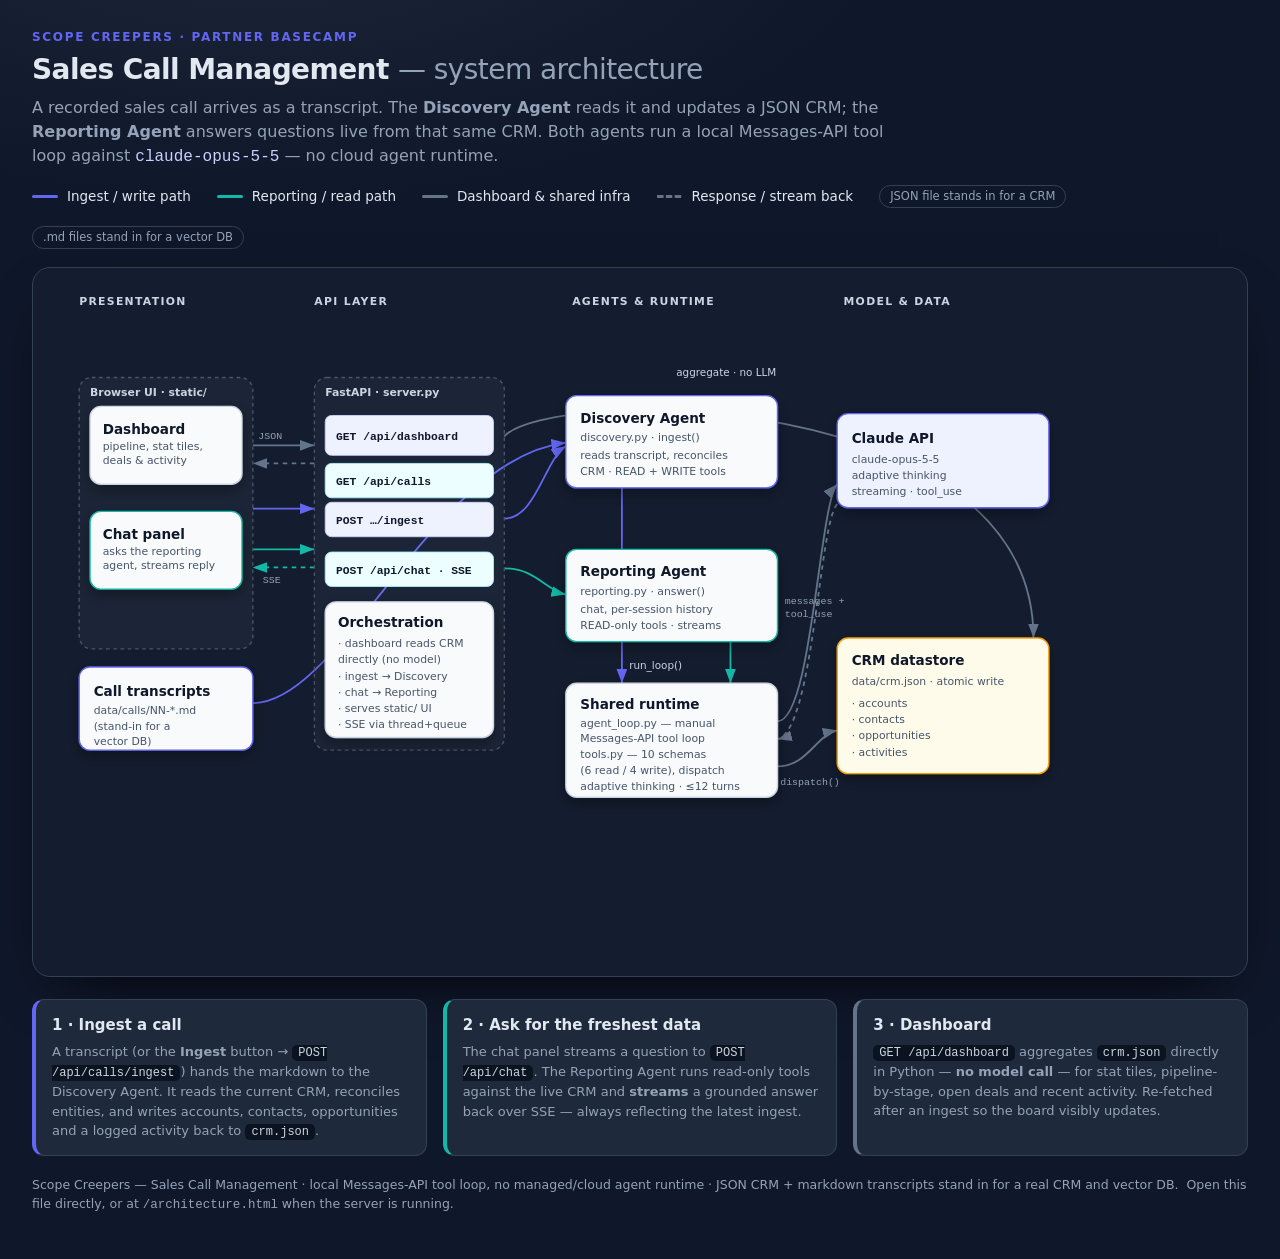
<file: sales-call-management/static/architecture.html>
<!doctype html>
<html lang="en">
<head>
<meta charset="utf-8">
<meta name="viewport" content="width=device-width, initial-scale=1">
<title>Architecture · Sales Call Management — Scope Creepers</title>
<style>
  :root{
    --bg:#0f172a; --panel:#1e293b; --ink:#e2e8f0; --muted:#94a3b8;
    --line:#334155; --card:#f8fafc; --cardink:#0f172a;
    --indigo:#6366f1; --indigo-soft:#eef2ff;
    --teal:#14b8a6; --teal-soft:#ecfeff;
    --slate:#64748b; --amber:#f59e0b;
  }
  *{box-sizing:border-box}
  html,body{margin:0}
  body{
    background:radial-gradient(1200px 600px at 20% -10%, #1e293b 0%, var(--bg) 55%);
    color:var(--ink); font:16px/1.5 ui-sans-serif,system-ui,-apple-system,"Segoe UI",Roboto,Helvetica,Arial;
    min-height:100vh; padding:28px 32px 48px;
  }
  header{max-width:1320px; margin:0 auto 18px}
  .eyebrow{color:var(--indigo); font-weight:700; letter-spacing:.14em; text-transform:uppercase; font-size:12px}
  h1{margin:.2rem 0 .3rem; font-size:28px; letter-spacing:-.02em}
  h1 .team{color:var(--muted); font-weight:500}
  .sub{color:var(--muted); max-width:860px; margin:0}
  .legend{display:flex; flex-wrap:wrap; gap:18px 26px; margin:16px 0 4px; align-items:center}
  .legend .item{display:flex; align-items:center; gap:9px; font-size:13.5px; color:var(--ink)}
  .legend .swatch{width:26px; height:0; border-top:3px solid var(--slate); border-radius:3px}
  .legend .swatch.indigo{border-color:var(--indigo)}
  .legend .swatch.teal{border-color:var(--teal)}
  .legend .swatch.dash{border-top-style:dashed}
  .legend .pill{font-size:11.5px; color:var(--muted); border:1px solid var(--line); border-radius:999px; padding:2px 10px}
  .frame{max-width:1320px; margin:0 auto; background:rgba(148,163,184,.04);
    border:1px solid var(--line); border-radius:18px; padding:10px; box-shadow:0 24px 60px -30px #000}
  svg{display:block; width:100%; height:auto}
  .flows{max-width:1320px; margin:22px auto 0; display:grid; gap:16px; grid-template-columns:repeat(3,1fr)}
  @media(max-width:860px){.flows{grid-template-columns:1fr}}
  .flowcard{background:var(--panel); border:1px solid var(--line); border-left-width:4px; border-radius:12px; padding:14px 16px}
  .flowcard.ingest{border-left-color:var(--indigo)}
  .flowcard.report{border-left-color:var(--teal)}
  .flowcard.dash{border-left-color:var(--slate)}
  .flowcard h3{margin:0 0 6px; font-size:15px}
  .flowcard p{margin:0; color:var(--muted); font-size:13px}
  .flowcard code{background:#0b1220; color:#cbd5e1; padding:1px 6px; border-radius:5px; font-size:12px}
  footer{max-width:1320px; margin:20px auto 0; color:var(--muted); font-size:12.5px}
</style>
</head>
<body>
<header>
  <div class="eyebrow">Scope Creepers · Partner Basecamp</div>
  <h1>Sales Call Management <span class="team">— system architecture</span></h1>
  <p class="sub">A recorded sales call arrives as a transcript. The <strong>Discovery Agent</strong> reads it and updates a
  JSON CRM; the <strong>Reporting Agent</strong> answers questions live from that same CRM. Both agents run a local
  Messages-API tool loop against <code style="color:#c7d2fe">claude-opus-5-5</code> — no cloud agent runtime.</p>
  <div class="legend">
    <span class="item"><span class="swatch indigo"></span>Ingest / write path</span>
    <span class="item"><span class="swatch teal"></span>Reporting / read path</span>
    <span class="item"><span class="swatch"></span>Dashboard &amp; shared infra</span>
    <span class="item"><span class="swatch dash"></span>Response / stream back</span>
    <span class="pill">JSON file stands in for a CRM</span>
    <span class="pill">.md files stand in for a vector DB</span>
  </div>
</header>

<div class="frame">
<svg viewBox="0 0 1320 760" role="img" aria-label="Architecture diagram of the Sales Call Management system">
  <defs>
    <marker id="ar-slate" markerWidth="10" markerHeight="10" refX="8" refY="3" orient="auto"><path d="M0,0 L8,3 L0,6 Z" fill="#64748b"/></marker>
    <marker id="ar-indigo" markerWidth="10" markerHeight="10" refX="8" refY="3" orient="auto"><path d="M0,0 L8,3 L0,6 Z" fill="#6366f1"/></marker>
    <marker id="ar-teal" markerWidth="10" markerHeight="10" refX="8" refY="3" orient="auto"><path d="M0,0 L8,3 L0,6 Z" fill="#14b8a6"/></marker>
    <filter id="shadow" x="-20%" y="-20%" width="140%" height="140%">
      <feDropShadow dx="0" dy="6" stdDeviation="8" flood-color="#000" flood-opacity="0.35"/>
    </filter>
    <style>
      .box{fill:#f8fafc; stroke:#cbd5e1; stroke-width:1.5; rx:12; filter:url(#shadow)}
      .box.indigo{stroke:#6366f1}
      .box.teal{stroke:#14b8a6}
      .box.data{fill:#fffbeb; stroke:#f59e0b}
      .box.api{fill:#eef2ff; stroke:#6366f1}
      .container{fill:rgba(148,163,184,.06); stroke:#475569; stroke-width:1.5; stroke-dasharray:4 4}
      .t-title{fill:#0f172a; font:700 15px ui-sans-serif,system-ui,Arial}
      .t-sub{fill:#475569; font:12px ui-sans-serif,system-ui,Arial}
      .t-chip{fill:#0f172a; font:600 12.5px ui-mono,ui-monospace,Menlo,Consolas,monospace}
      .t-group{fill:#cbd5e1; font:700 12px ui-sans-serif,system-ui,Arial; letter-spacing:.12em}
      .t-edge{fill:#cbd5e1; font:11.5px ui-sans-serif,system-ui,Arial}
      .t-edge-m{fill:#94a3b8; font:11px ui-mono,ui-monospace,Menlo,monospace}
      .edge{fill:none; stroke-width:2}
      .edge.slate{stroke:#64748b}
      .edge.indigo{stroke:#6366f1}
      .edge.teal{stroke:#14b8a6}
      .edge.dash{stroke-dasharray:5 5}
      .chip{fill:#eef2ff; stroke:#c7d2fe; stroke-width:1; rx:7}
      .chip.rd{fill:#ecfeff; stroke:#a5f3fc}
    </style>
  </defs>

  <!-- group labels -->
  <text class="t-group" x="40" y="30">PRESENTATION</text>
  <text class="t-group" x="300" y="30">API LAYER</text>
  <text class="t-group" x="585" y="30">AGENTS &amp; RUNTIME</text>
  <text class="t-group" x="885" y="30">MODEL &amp; DATA</text>

  <!-- ===================== EDGES (drawn first, under boxes) ===================== -->
  <!-- Dashboard UI <-> /api/dashboard -->
  <path class="edge slate" d="M232,185 H300" marker-end="url(#ar-slate)"/>
  <path class="edge slate dash" d="M300,205 H232" marker-end="url(#ar-slate)"/>
  <text class="t-edge-m" x="238" y="178">JSON</text>

  <!-- Chat UI -> /api/chat -->
  <path class="edge teal" d="M232,300 H300" marker-end="url(#ar-teal)"/>
  <!-- SSE stream back -->
  <path class="edge teal dash" d="M300,320 H232" marker-end="url(#ar-teal)"/>
  <text class="t-edge-m" x="243" y="337">SSE</text>

  <!-- Ingest button UI -> /api/calls/ingest -->
  <path class="edge indigo" d="M232,255 H300" marker-end="url(#ar-indigo)"/>

  <!-- Transcripts -> Discovery Agent -->
  <path class="edge indigo" d="M232,470 C330,470 430,200 578,182" marker-end="url(#ar-indigo)"/>

  <!-- /api/calls/ingest -> Discovery Agent -->
  <path class="edge indigo" d="M510,266 C545,266 555,200 578,186" marker-end="url(#ar-indigo)"/>

  <!-- /api/chat -> Reporting Agent -->
  <path class="edge teal" d="M510,321 C545,321 555,345 578,350" marker-end="url(#ar-teal)"/>

  <!-- Discovery Agent -> runtime -->
  <path class="edge indigo" d="M640,232 V448" marker-end="url(#ar-indigo)"/>
  <!-- Reporting Agent -> runtime -->
  <path class="edge teal" d="M760,402 V448" marker-end="url(#ar-teal)"/>
  <text class="t-edge" x="648" y="432">run_loop()</text>

  <!-- runtime -> Claude API -->
  <path class="edge slate" d="M812,490 C850,490 858,250 878,228" marker-end="url(#ar-slate)"/>
  <path class="edge slate dash" d="M878,250 C858,270 852,500 812,510" marker-end="url(#ar-slate)"/>
  <text class="t-edge-m" x="820" y="360">messages +</text>
  <text class="t-edge-m" x="820" y="375">tool_use</text>

  <!-- runtime -> CRM (dispatch) -->
  <path class="edge slate" d="M812,540 C845,540 855,505 878,500" marker-end="url(#ar-slate)"/>
  <text class="t-edge-m" x="815" y="560">dispatch()</text>

  <!-- /api/dashboard -> CRM (direct aggregate, no LLM) -->
  <path class="edge slate" d="M510,175 C560,120 1095,120 1095,398" marker-end="url(#ar-slate)"/>
  <text class="t-edge" x="700" y="108">aggregate · no LLM</text>

  <!-- ===================== BOXES ===================== -->

  <!-- Presentation container -->
  <rect class="container" x="40" y="110" width="192" height="300" rx="14"/>
  <text class="t-sub" x="52" y="130" style="font-weight:700;fill:#cbd5e1">Browser UI · static/</text>
  <rect class="box" x="52" y="142" width="168" height="86" rx="12"/>
  <text class="t-title" x="66" y="172">Dashboard</text>
  <text class="t-sub" x="66" y="190">pipeline, stat tiles,</text>
  <text class="t-sub" x="66" y="206">deals &amp; activity</text>
  <rect class="box teal" x="52" y="258" width="168" height="86" rx="12"/>
  <text class="t-title" x="66" y="288">Chat panel</text>
  <text class="t-sub" x="66" y="306">asks the reporting</text>
  <text class="t-sub" x="66" y="322">agent, streams reply</text>

  <!-- Transcripts (input) -->
  <rect class="box indigo" x="40" y="430" width="192" height="92" rx="12"/>
  <text class="t-title" x="56" y="462">Call transcripts</text>
  <text class="t-sub" x="56" y="482">data/calls/NN-*.md</text>
  <text class="t-sub" x="56" y="500">(stand-in for a</text>
  <text class="t-sub" x="56" y="516">vector DB)</text>

  <!-- API layer container -->
  <rect class="container" x="300" y="110" width="210" height="412" rx="14"/>
  <text class="t-sub" x="312" y="130" style="font-weight:700;fill:#cbd5e1">FastAPI · server.py</text>
  <rect class="chip" x="312" y="152" width="186" height="44" rx="8"/>
  <text class="t-chip" x="324" y="179">GET /api/dashboard</text>
  <rect class="chip rd" x="312" y="205" width="186" height="38" rx="8"/>
  <text class="t-chip" x="324" y="229">GET /api/calls</text>
  <rect class="chip" x="312" y="248" width="186" height="38" rx="8"/>
  <text class="t-chip" x="324" y="272">POST …/ingest</text>
  <rect class="chip rd" x="312" y="303" width="186" height="38" rx="8"/>
  <text class="t-chip" x="324" y="327">POST /api/chat · SSE</text>
  <rect class="box" x="312" y="358" width="186" height="150" rx="12"/>
  <text class="t-title" x="326" y="386">Orchestration</text>
  <text class="t-sub" x="326" y="408">· dashboard reads CRM</text>
  <text class="t-sub" x="326" y="426">  directly (no model)</text>
  <text class="t-sub" x="326" y="444">· ingest → Discovery</text>
  <text class="t-sub" x="326" y="462">· chat → Reporting</text>
  <text class="t-sub" x="326" y="480">· serves static/ UI</text>
  <text class="t-sub" x="326" y="498">· SSE via thread+queue</text>

  <!-- Discovery Agent -->
  <rect class="box indigo" x="578" y="130" width="234" height="102" rx="12"/>
  <text class="t-title" x="594" y="160">Discovery Agent</text>
  <text class="t-sub" x="594" y="180">discovery.py · ingest()</text>
  <text class="t-sub" x="594" y="200">reads transcript, reconciles</text>
  <text class="t-sub" x="594" y="218">CRM · READ + WRITE tools</text>

  <!-- Reporting Agent -->
  <rect class="box teal" x="578" y="300" width="234" height="102" rx="12"/>
  <text class="t-title" x="594" y="330">Reporting Agent</text>
  <text class="t-sub" x="594" y="350">reporting.py · answer()</text>
  <text class="t-sub" x="594" y="370">chat, per-session history</text>
  <text class="t-sub" x="594" y="388">READ-only tools · streams</text>

  <!-- Shared runtime -->
  <rect class="box" x="578" y="448" width="234" height="126" rx="12"/>
  <text class="t-title" x="594" y="476">Shared runtime</text>
  <text class="t-sub" x="594" y="496">agent_loop.py — manual</text>
  <text class="t-sub" x="594" y="513">Messages-API tool loop</text>
  <text class="t-sub" x="594" y="531">tools.py — 10 schemas</text>
  <text class="t-sub" x="594" y="548">(6 read / 4 write), dispatch</text>
  <text class="t-sub" x="594" y="566">adaptive thinking · ≤12 turns</text>

  <!-- Claude API -->
  <rect class="box api" x="878" y="150" width="234" height="104" rx="12"/>
  <text class="t-title" x="894" y="182">Claude API</text>
  <text class="t-sub" x="894" y="204">claude-opus-5-5</text>
  <text class="t-sub" x="894" y="222">adaptive thinking</text>
  <text class="t-sub" x="894" y="240">streaming · tool_use</text>

  <!-- CRM datastore -->
  <rect class="box data" x="878" y="398" width="234" height="150" rx="12"/>
  <text class="t-title" x="894" y="428">CRM datastore</text>
  <text class="t-sub" x="894" y="450">data/crm.json · atomic write</text>
  <text class="t-sub" x="894" y="474">· accounts</text>
  <text class="t-sub" x="894" y="492">· contacts</text>
  <text class="t-sub" x="894" y="510">· opportunities</text>
  <text class="t-sub" x="894" y="528">· activities</text>

</svg>
</div>

<section class="flows">
  <div class="flowcard ingest">
    <h3>1 · Ingest a call</h3>
    <p>A transcript (or the <strong>Ingest</strong> button → <code>POST /api/calls/ingest</code>) hands the markdown to the
    Discovery Agent. It reads the current CRM, reconciles entities, and writes accounts, contacts, opportunities and a
    logged activity back to <code>crm.json</code>.</p>
  </div>
  <div class="flowcard report">
    <h3>2 · Ask for the freshest data</h3>
    <p>The chat panel streams a question to <code>POST /api/chat</code>. The Reporting Agent runs read-only tools against
    the live CRM and <strong>streams</strong> a grounded answer back over SSE — always reflecting the latest ingest.</p>
  </div>
  <div class="flowcard dash">
    <h3>3 · Dashboard</h3>
    <p><code>GET /api/dashboard</code> aggregates <code>crm.json</code> directly in Python — <strong>no model call</strong> —
    for stat tiles, pipeline-by-stage, open deals and recent activity. Re-fetched after an ingest so the board visibly updates.</p>
  </div>
</section>

<footer>
  Scope Creepers — Sales Call Management · local Messages-API tool loop, no managed/cloud agent runtime ·
  JSON CRM + markdown transcripts stand in for a real CRM and vector DB. &nbsp;Open this file directly, or at
  <code>/architecture.html</code> when the server is running.
</footer>
</body>
</html>
</file>
